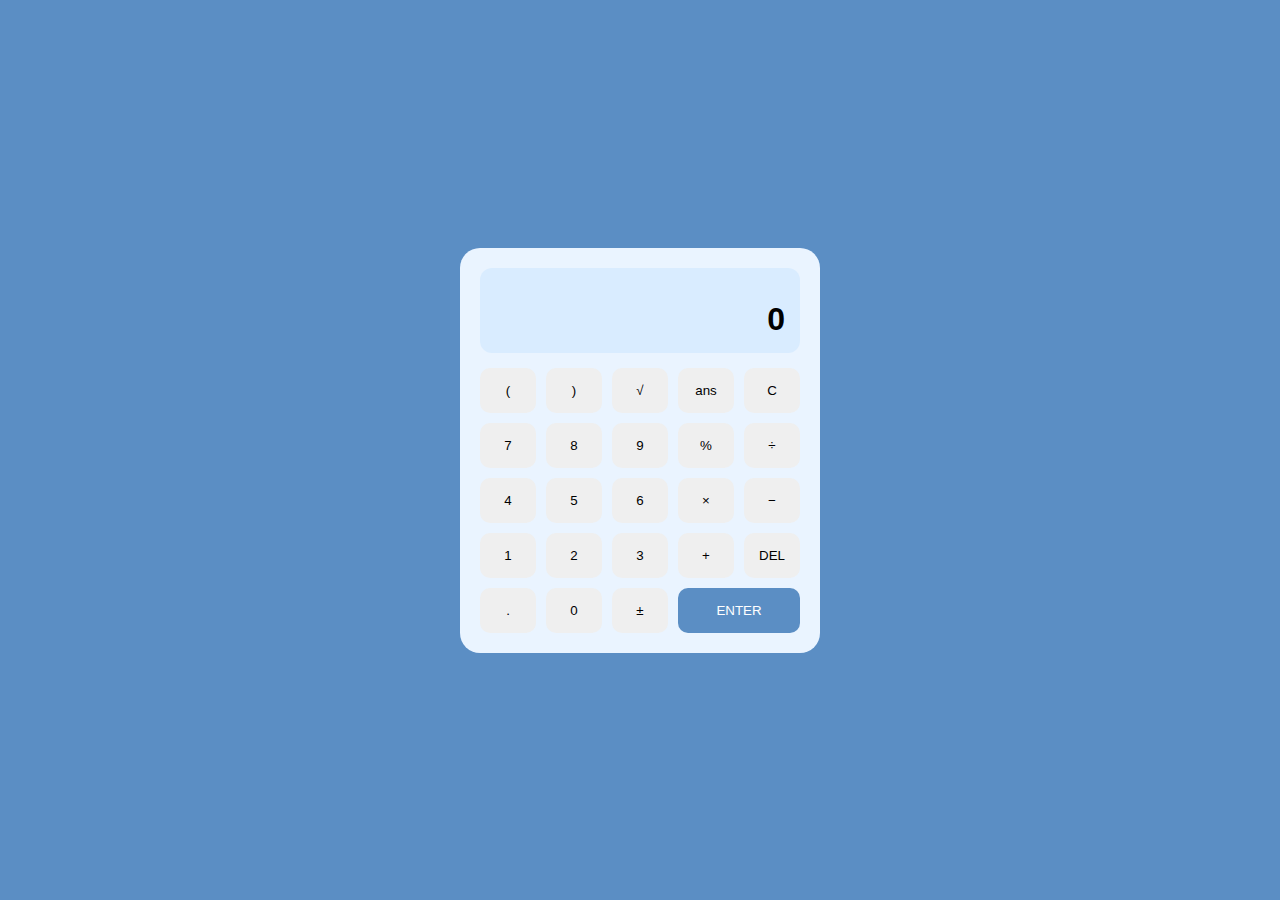
<file: Calculator/index.html>
<!DOCTYPE html>
<html lang="en">
<head>
  <meta charset="UTF-8">
  <title>Scientific Calculator</title>
  <meta name="viewport" content="width=device-width, initial-scale=1.0">
  <link rel="stylesheet" href="style.css">
</head>

<body>

<div class="calculator">

  <div class="display">
    <div id="expression" class="expression"></div>
    <div id="result" class="result">0</div>
  </div>

  <div class="buttons">
    <button onclick="append('(')">(</button>
    <button onclick="append(')')">)</button>
    <button onclick="append('Math.sqrt(')">√</button>
    <button onclick="useAns()">ans</button>
    <button class="clear" onclick="clearAll()">C</button>

    <button onclick="append('7')">7</button>
    <button onclick="append('8')">8</button>
    <button onclick="append('9')">9</button>
    <button onclick="append('%')" class="operator">%</button>
    <button onclick="append('/')" class="operator">÷</button>

    <button onclick="append('4')">4</button>
    <button onclick="append('5')">5</button>
    <button onclick="append('6')">6</button>
    <button onclick="append('*')" class="operator">×</button>
    <button onclick="append('-')" class="operator">−</button>

    <button onclick="append('1')">1</button>
    <button onclick="append('2')">2</button>
    <button onclick="append('3')">3</button>
    <button onclick="append('+')" class="operator">+</button>
    <button onclick="del()">DEL</button>

    <button onclick="append('.')">.</button>
    <button onclick="append('0')">0</button>
    <button onclick="toggleSign()">±</button>
    <button class="equal" onclick="calculate()">ENTER</button>
  </div>

</div>

<!-- ✅ SCRIPT MUST BE AT THE END -->
<script src="script.js"></script>
</body>
</html>
</file>
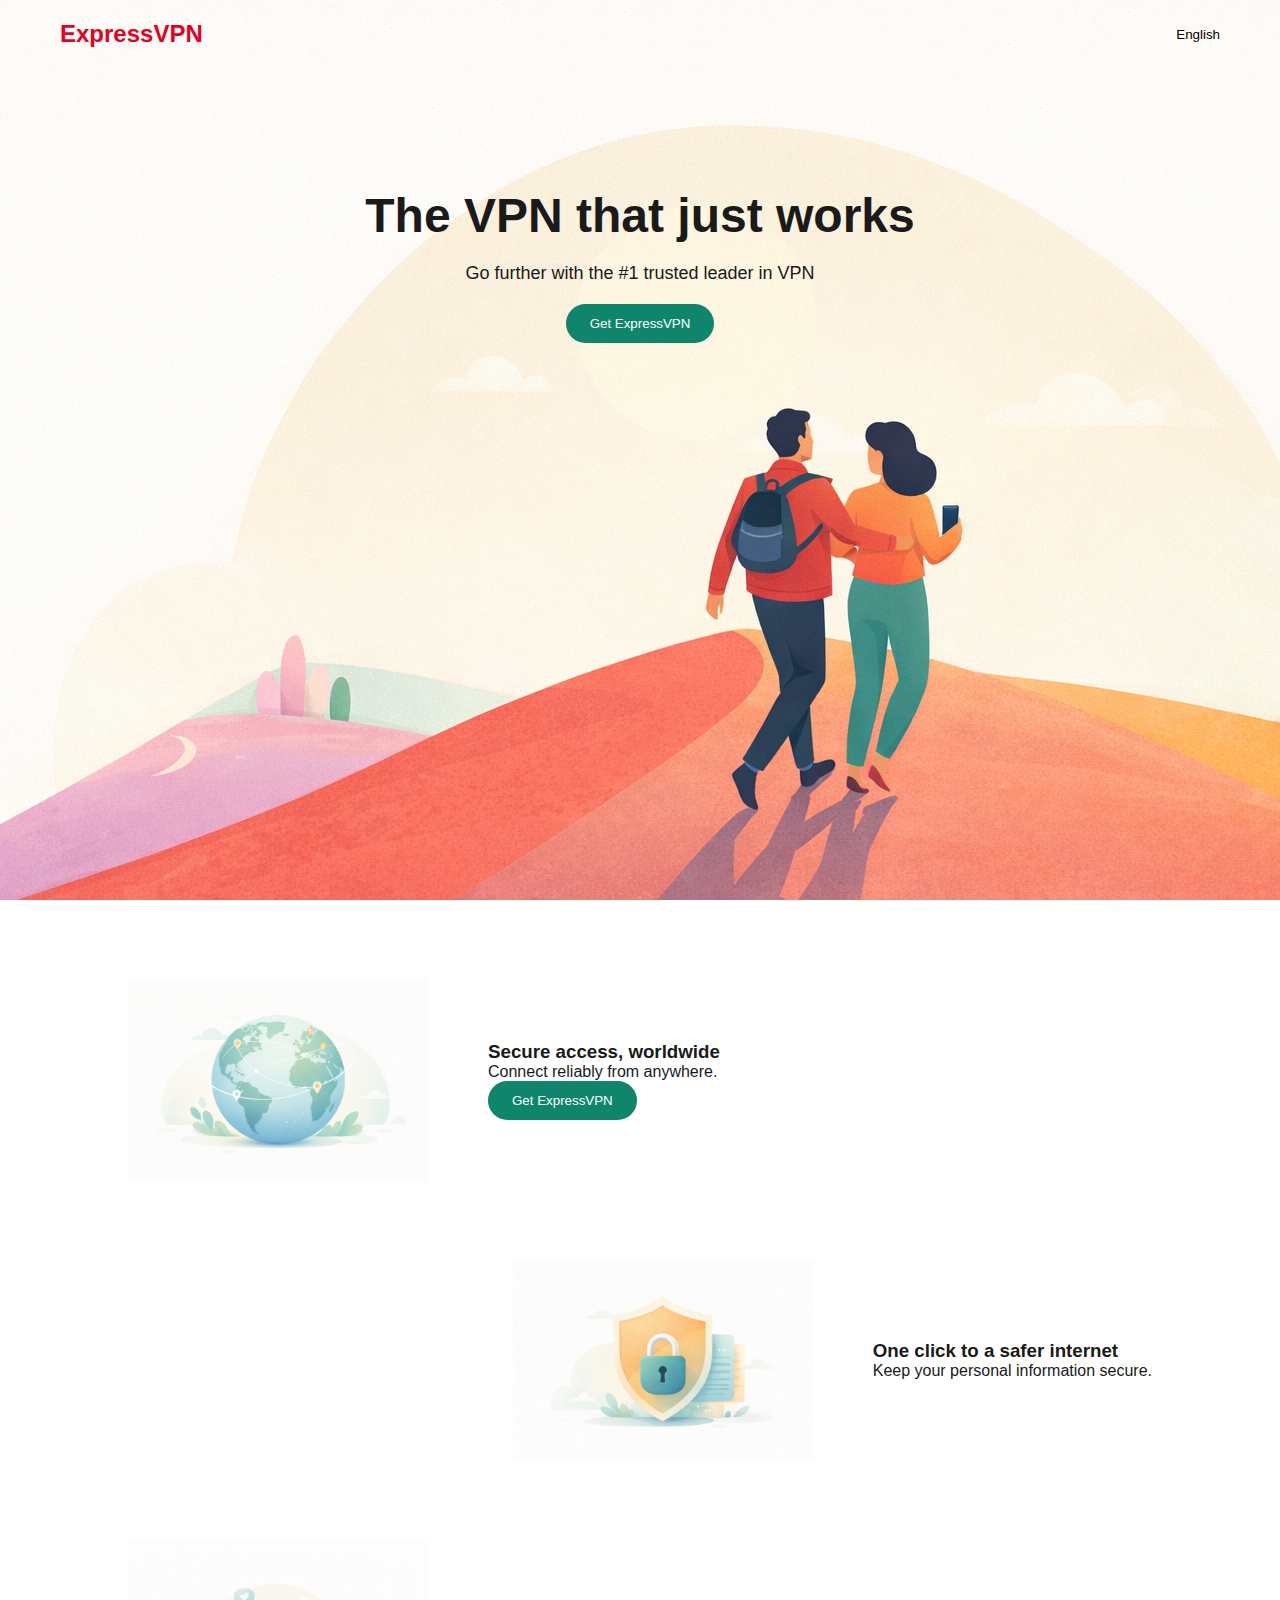
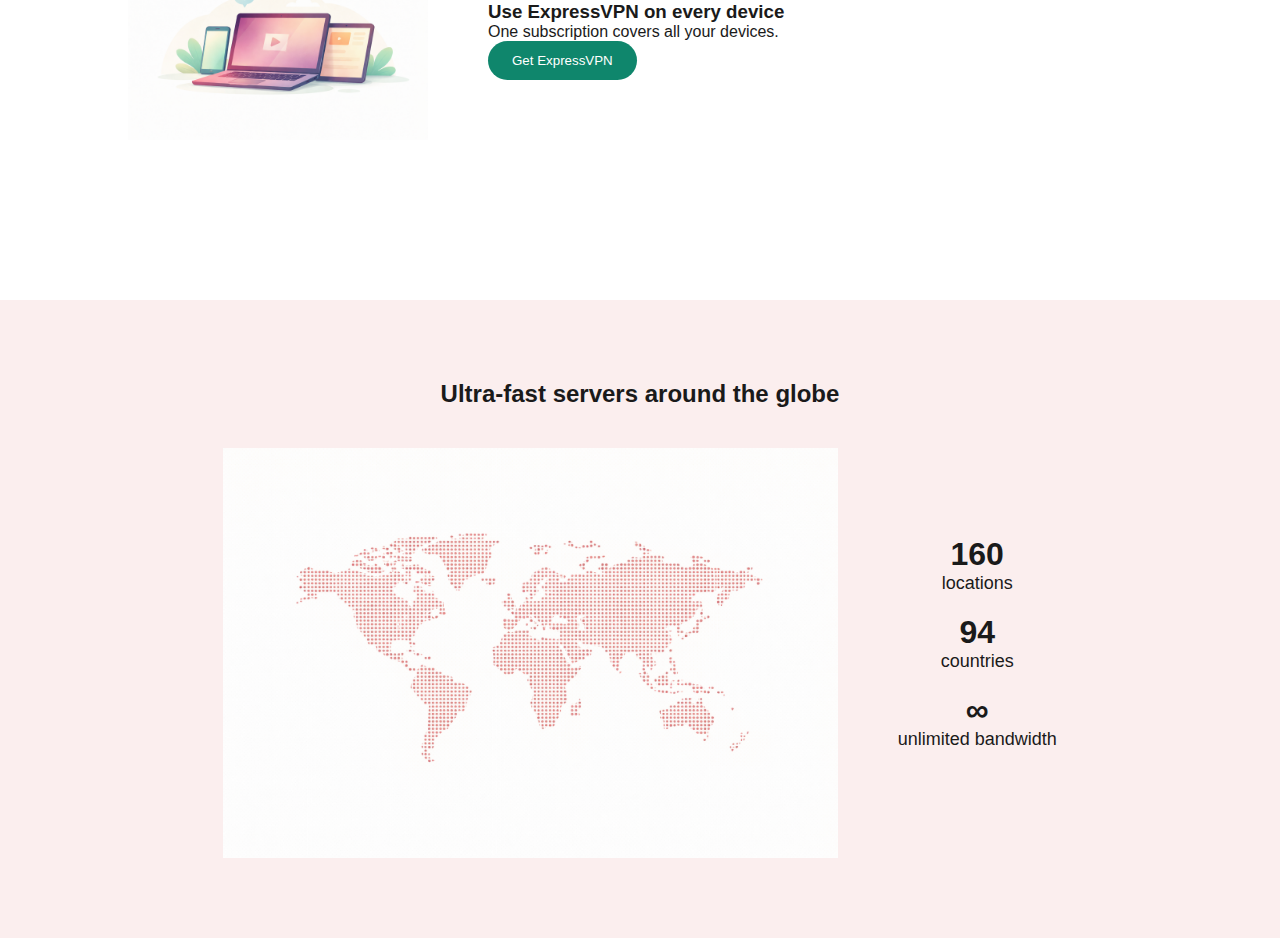
<file: Landing Page/index.html>
<!DOCTYPE html>
<html lang="en">
<head>
  <meta charset="UTF-8" />
  <meta name="viewport" content="width=device-width, initial-scale=1.0"/>
  <title>VPN Landing Page</title>
  <link rel="stylesheet" href="style.css" />
</head>
<body>

  <!-- HERO SECTION -->
  <section class="hero">
  <header class="navbar">
    <h2 class="logo">ExpressVPN</h2>
    <button class="lang-btn">English</button>
  </header>

  <div class="hero-content">
    <h1>The VPN that just works</h1>
    <p>Go further with the #1 trusted leader in VPN</p>
    <button class="btn-primary">Get ExpressVPN</button>
  </div>
</section>


  <!-- FEATURES -->
  <section class="features">
    <div class="feature">
      <img src="assets/globe.png">
      <div>
        <h3>Secure access, worldwide</h3>
        <p>Connect reliably from anywhere.</p>
        <button class="btn-primary">Get ExpressVPN</button>
      </div>
    </div>

    <div class="feature reverse">
      <div>
        <h3>One click to a safer internet</h3>
        <p>Keep your personal information secure.</p>
      </div>
      <img src="assets/lock.png">
    </div>

    <div class="feature">
      <img src="assets/devices.png">
      <div>
        <h3>Use ExpressVPN on every device</h3>
        <p>One subscription covers all your devices.</p>
        <button class="btn-primary">Get ExpressVPN</button>
      </div>
    </div>
  </section>

  <!-- MAP SECTION -->
  <section class="map-section">
    <h2>Ultra-fast servers around the globe</h2>

    <div class="map-container">
      <img src="assets/map.png" alt="world map">
      <div class="stats">
        <p><strong>160</strong><br>locations</p>
        <p><strong>94</strong><br>countries</p>
        <p><strong>∞</strong><br>unlimited bandwidth</p>
      </div>
    </div>
  </section>

</body>
</html>
</file>
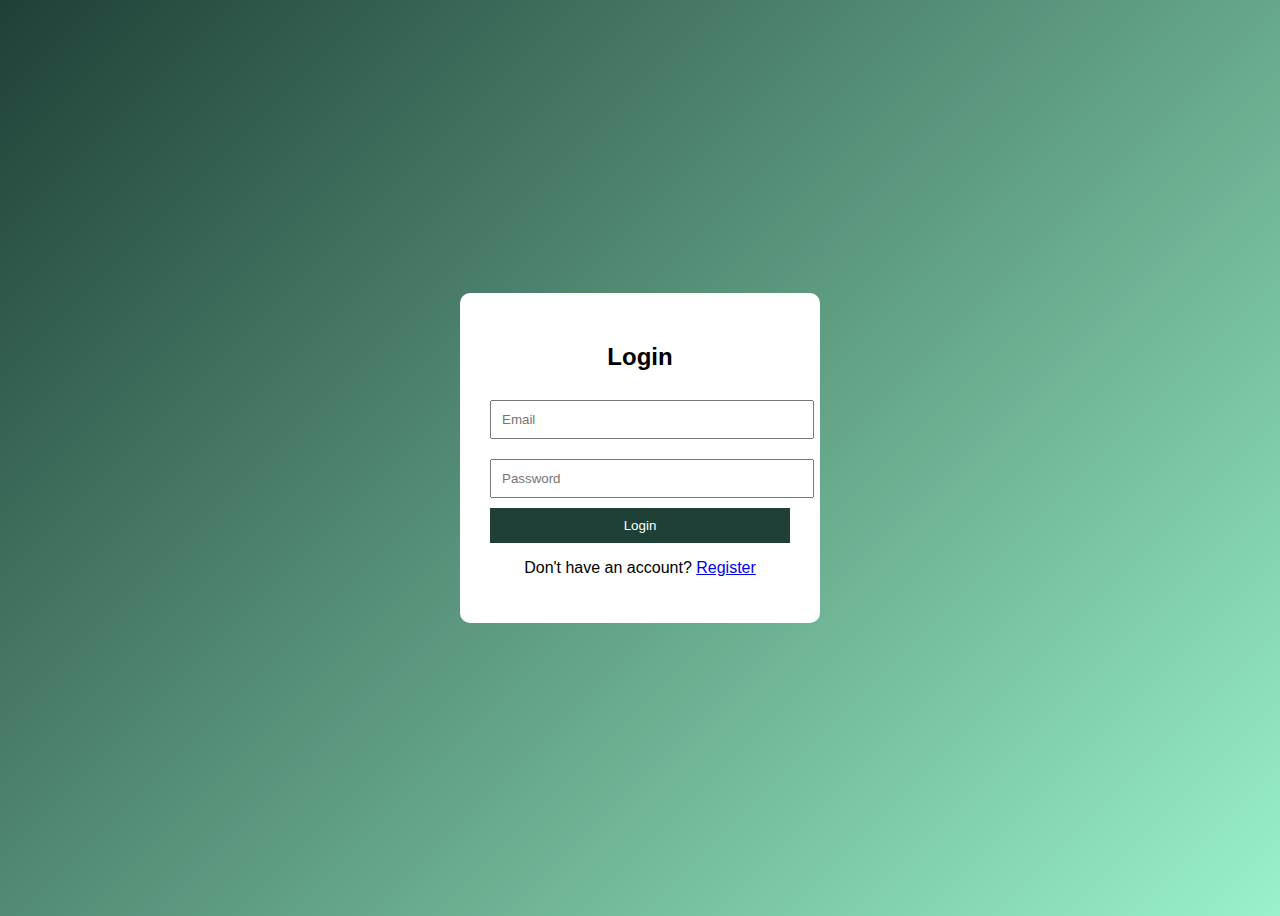
<file: login-auth/index.html>
<!DOCTYPE html>
<html>
<head>
  <title>Login</title>
  <link rel="stylesheet" href="style.css">
</head>
<body>

  <div class="container">
    <h2>Login</h2>
    <input type="email" id="loginEmail" placeholder="Email">
    <input type="password" id="loginPassword" placeholder="Password">
    <button onclick="login()">Login</button>
    <p>Don't have an account? <a href="register.html">Register</a></p>
  </div>

  <script src="script.js"></script>
</body>
</html>
</file>
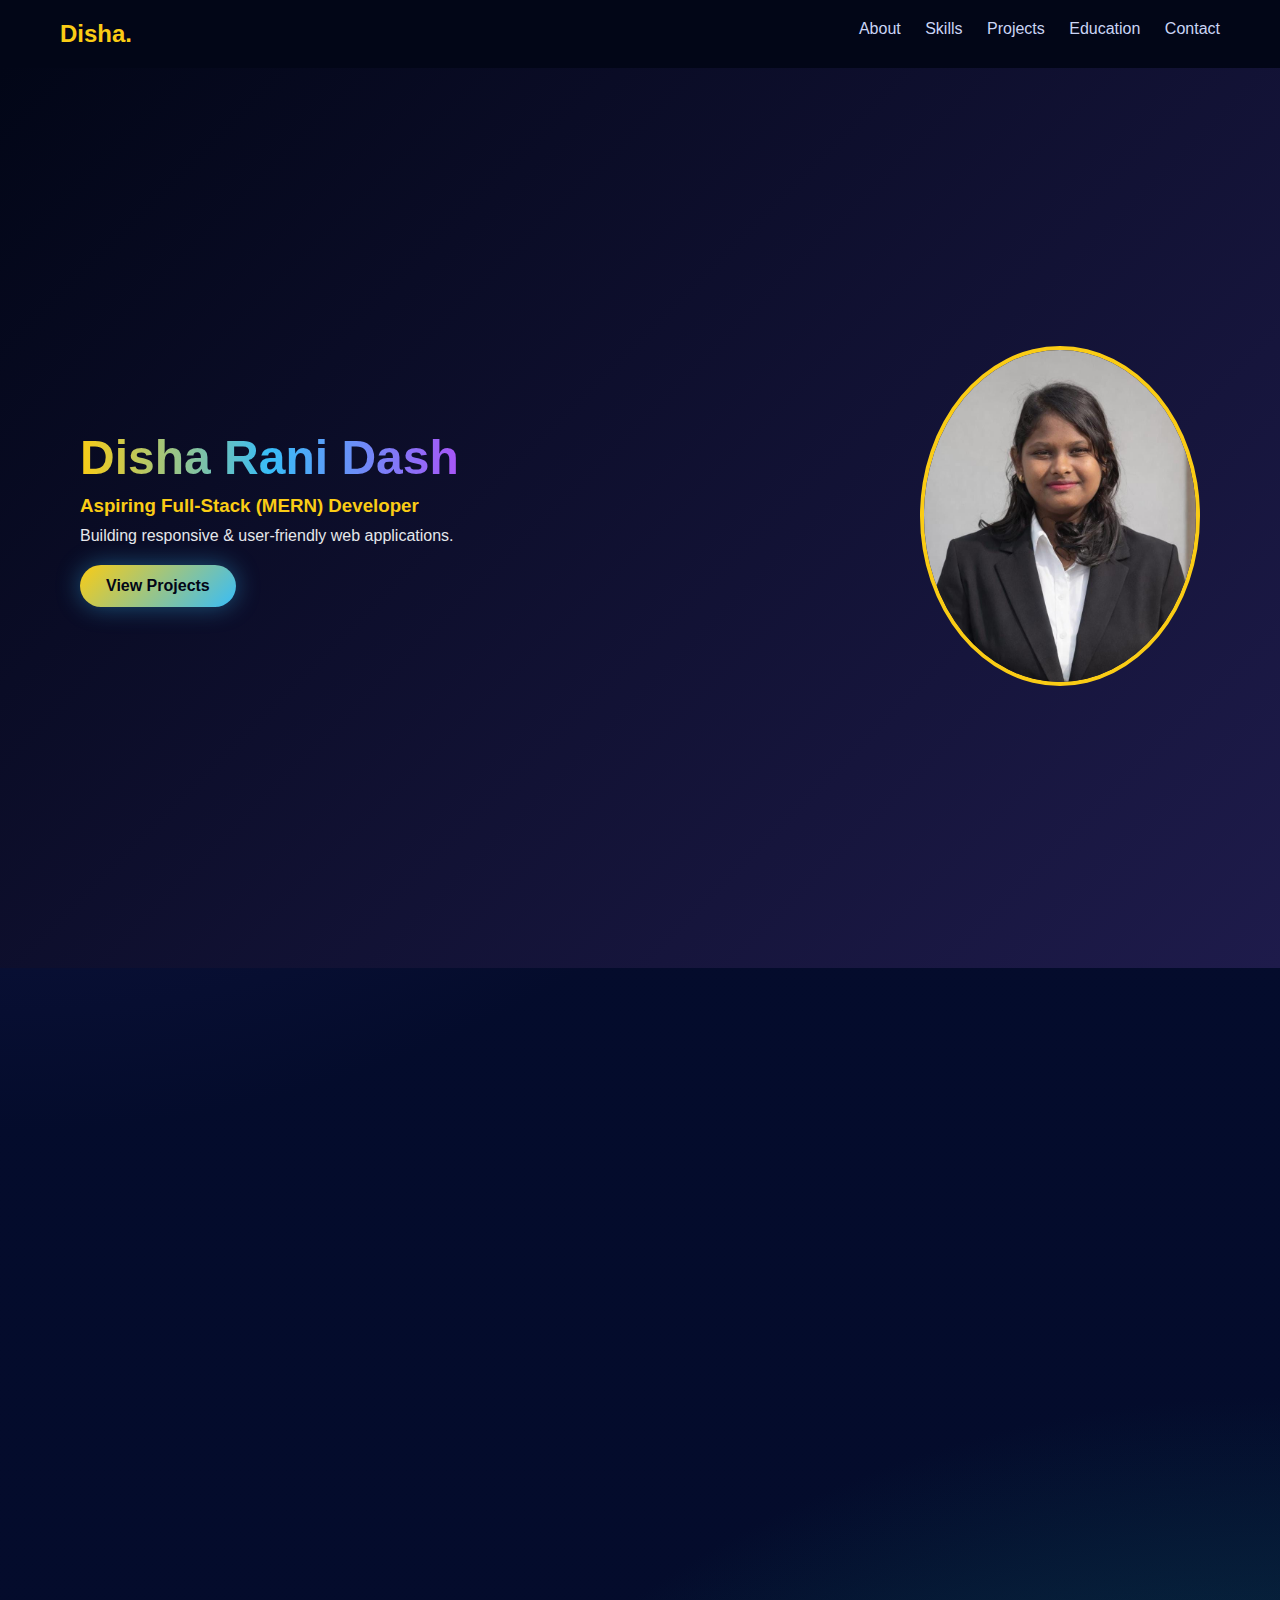
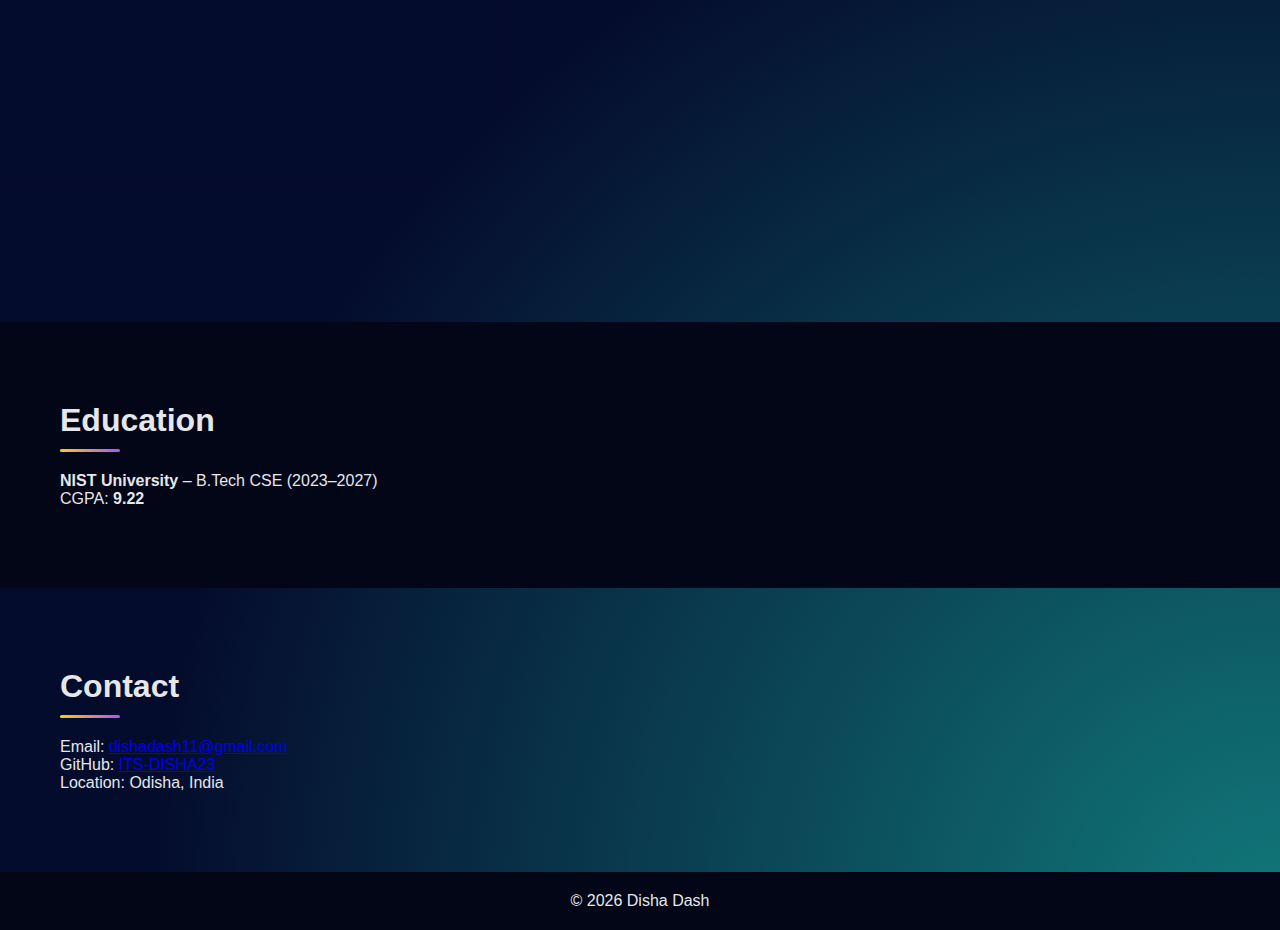
<file: Portfolio/index.html>
<!DOCTYPE html>
<html lang="en">
<head>
  <meta charset="UTF-8" />
  <meta name="viewport" content="width=device-width, initial-scale=1.0"/>
  <title>Disha Dash | Portfolio</title>
  <link rel="stylesheet" href="style.css" />
</head>
<body>

  <!-- NAVBAR -->
  <header class="navbar">
    <h2 class="logo">Disha.</h2>
    <nav>
      <a href="#about">About</a>
      <a href="#skills">Skills</a>
      <a href="#projects">Projects</a>
      <a href="#education">Education</a>
      <a href="#contact">Contact</a>
    </nav>
  </header>

  <!-- HERO -->
  <section class="hero">
  <div class="hero-text">
    <h1>Disha Rani Dash</h1>
    <h3>Aspiring Full-Stack (MERN) Developer</h3>
    <p>Building responsive & user-friendly web applications.</p>
    <a href="#projects" class="btn">View Projects</a>
  </div>

  <div class="hero-img">
    <img src="assets/profile.jpeg" alt="Disha Dash">
  </div>
</section>


  <!-- ABOUT -->
  <section id="about" class="section fade">
    <h2>About Me</h2>
    <p>
      Aspiring full-stack developer with strong foundations in HTML, CSS,
      JavaScript and React. Hands-on experience in backend using Node.js,
      MongoDB and REST APIs. Passionate about clean UI, problem-solving and
      continuous learning.
    </p>
  </section>

  <!-- SKILLS -->
  <section id="skills" class="section dark fade">
    <h2>Skills</h2>

    <div class="skills-grid">
      <div class="card">
        <h3>Frontend</h3>
        <p>HTML, CSS, JavaScript, React</p>
      </div>

      <div class="card">
        <h3>Backend</h3>
        <p>Node.js, Express.js, MongoDB, REST APIs, JWT</p>
      </div>

      <div class="card">
        <h3>Languages</h3>
        <p>C, C++, Java, Python, SQL</p>
      </div>
    </div>
  </section>

  <!-- PROJECTS -->
  <section id="projects" class="section fade">
  <h2>Projects</h2>

  <div class="projects-grid">

    <div class="project-card">
      <h3>Crop Prediction Model</h3>
      <p>ML-based web app predicting optimal crops.</p>
      <a href="https://crop-prediction-model-backend.onrender.com/" target="_blank">
        Live Project →
      </a>
    </div>

    <div class="project-card">
      <h3>Whack-a-Mole Game</h3>
      <p>Interactive game built with HTML, CSS & JS.</p>
      <a href="https://upper-red-4xggxxkrbr.edgeone.app/" target="_blank">
        Play Game →
      </a>
    </div>

    <div class="project-card">
      <h3>Recipe Finder App</h3>
      <p>Fetch API based recipe search app.</p>
      <a href="https://recipe-a5ctsebj1-its-disha23s-projects.vercel.app/" target="_blank">
        View App →
      </a>
    </div>

  </div>
</section>


  <!-- EDUCATION -->
  <section id="education" class="section dark">
    <h2>Education</h2>
    <p><strong>NIST University</strong> – B.Tech CSE (2023–2027)</p>
    <p>CGPA: <strong>9.22</strong></p>
  </section>

  <!-- CONTACT -->
  <section id="contact" class="section">
    <h2>Contact</h2>
    <p>Email: <a href="mailto:dishadash11@gmail.com">dishadash11@gmail.com</a></p>
    <p>GitHub: <a href="https://github.com/ITS-DISHA23" target="_blank">ITS-DISHA23</a></p>
    <p>Location: Odisha, India</p>
  </section>

  <footer>
    <p>© 2026 Disha Dash</p>
  </footer>

  <script src="script.js"></script>
</body>
</html>
</file>
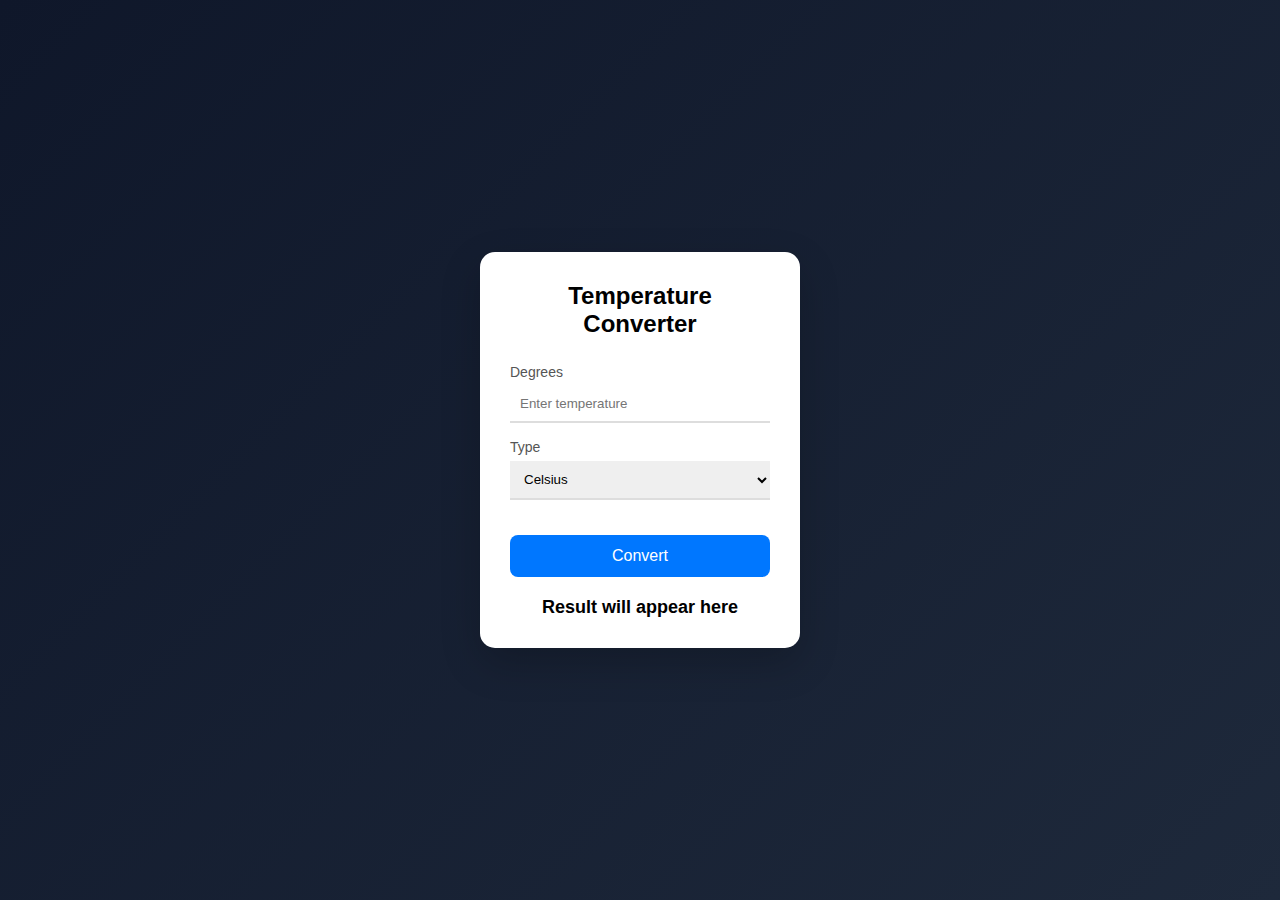
<file: Temperature Converter Website/index.html>
<!DOCTYPE html>
<html lang="en">
<head>
  <meta charset="UTF-8">
  <title>Temperature Converter</title>
  <meta name="viewport" content="width=device-width, initial-scale=1.0">
  <link rel="stylesheet" href="style.css">
</head>
<body>

  <div class="container">
    <h2>Temperature Converter</h2>

    <!-- INPUT -->
    <div class="field">
      <label>Degrees</label>
      <input type="number" id="tempInput" placeholder="Enter temperature">
    </div>

    <!-- TYPE -->
    <div class="field">
      <label>Type</label>
      <select id="tempType">
        <option value="celsius">Celsius</option>
        <option value="fahrenheit">Fahrenheit</option>
        <option value="kelvin">Kelvin</option>
      </select>
    </div>

    <!-- BUTTON -->
    <button onclick="convertTemp()">Convert</button>

    <!-- RESULT -->
    <div class="result" id="result">
      Result will appear here
    </div>
  </div>

  <script src="script.js"></script>
</body>
</html>
</file>
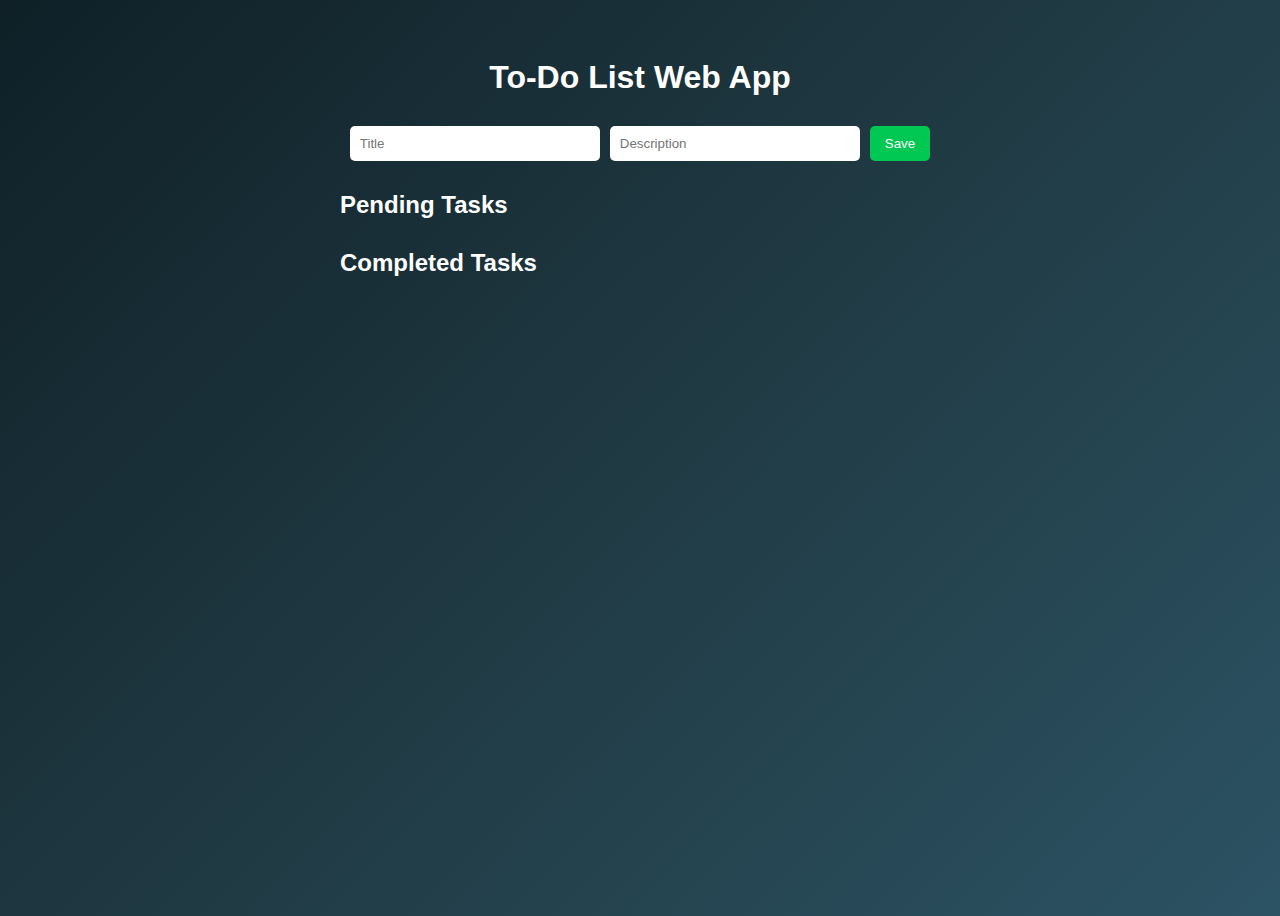
<file: to-do app/index.html>
<!DOCTYPE html>
<html lang="en">
<head>
  <meta charset="UTF-8">
  <title>To-Do List App</title>
  <meta name="viewport" content="width=device-width, initial-scale=1.0">
  <link rel="stylesheet" href="style.css">
</head>
<body>

  <h1>To-Do List Web App</h1>

  <!-- ADD TASK -->
  <div class="input-box">
    <input type="text" id="titleInput" placeholder="Title" />
<input type="text" id="descInput" placeholder="Description"></input>
<button onclick="addTask()">Save</button>
  </div>

  <!-- PENDING TASKS -->
  <section>
    <h2>Pending Tasks</h2>
    <ul id="pendingList"></ul>
  </section>

  <!-- COMPLETED TASKS -->
  <section>
    <h2>Completed Tasks</h2>
    <ul id="completedList"></ul>
  </section>

  <script src="script.js"></script>
</body>
</html>
</file>
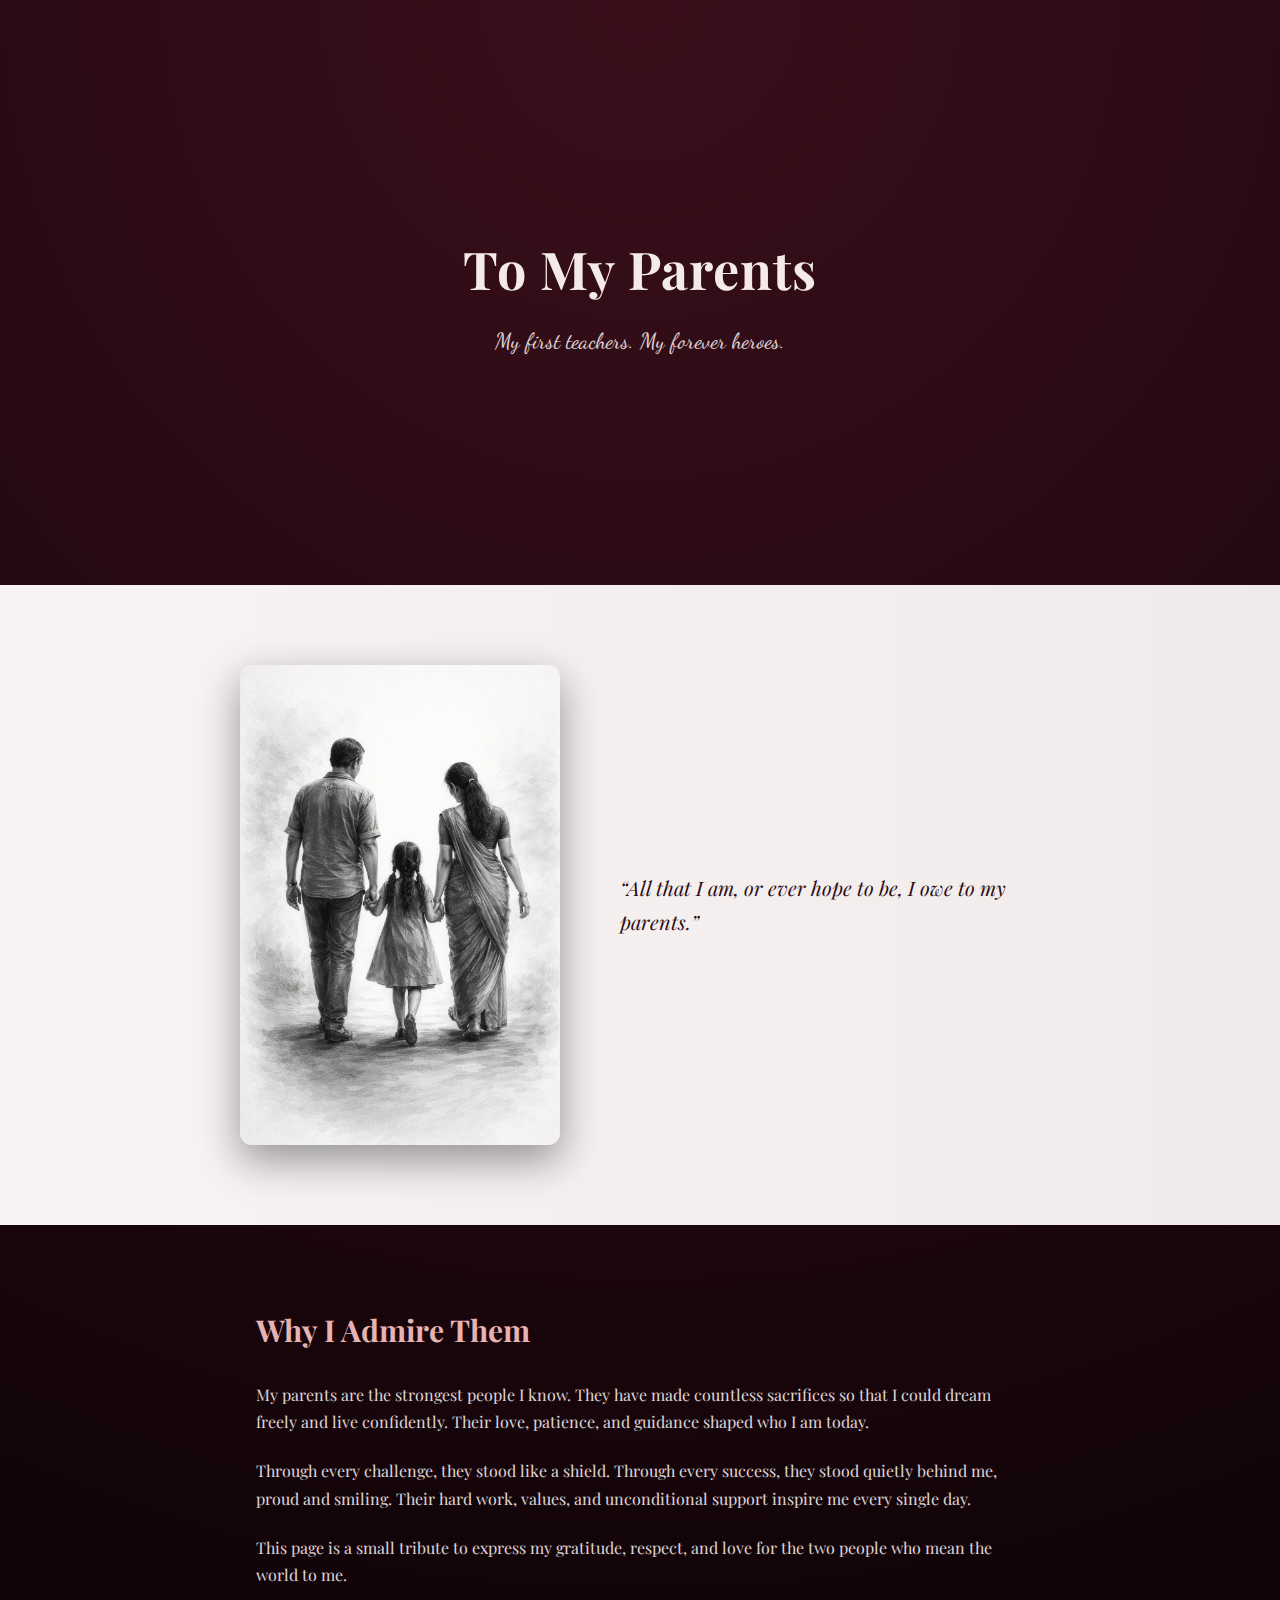
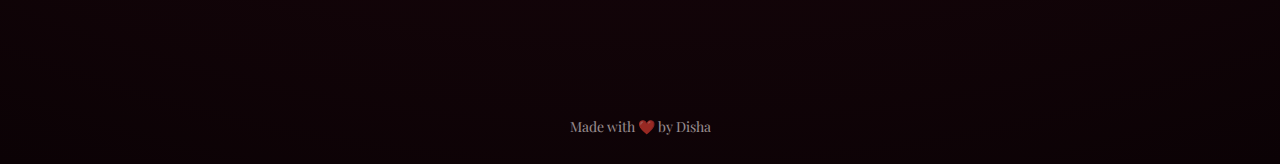
<file: Tribute Page/index.html>
<!DOCTYPE html>
<html lang="en">
<head>
  <meta charset="UTF-8">
  <title>Tribute to My Parents</title>
  <link rel="stylesheet" href="style.css">
</head>

<body>

  <!-- HERO SECTION -->
  <section class="hero">
    <h1>To My Parents</h1>
    <p class="subtitle">My first teachers. My forever heroes.</p>
  </section>

  <!-- IMAGE + QUOTE -->
  <section class="image-section">
    <img src="photo.png" alt="AI generated parents illustration">
    <blockquote>
      “All that I am, or ever hope to be, I owe to my parents.”
    </blockquote>
  </section>

  <!-- BIOGRAPHY -->
  <section class="content">
    <h2>Why I Admire Them</h2>
    <p>
      My parents are the strongest people I know. They have made countless
      sacrifices so that I could dream freely and live confidently. Their love,
      patience, and guidance shaped who I am today.
    </p>

    <p>
      Through every challenge, they stood like a shield. Through every success,
      they stood quietly behind me, proud and smiling. Their hard work, values,
      and unconditional support inspire me every single day.
    </p>

    <p>
      This page is a small tribute to express my gratitude, respect, and love for
      the two people who mean the world to me.
    </p>
  </section>

  <!-- FOOTER -->
  <footer>
    <p>Made with ❤️ by Disha</p>
  </footer>

</body>
</html>
</file>
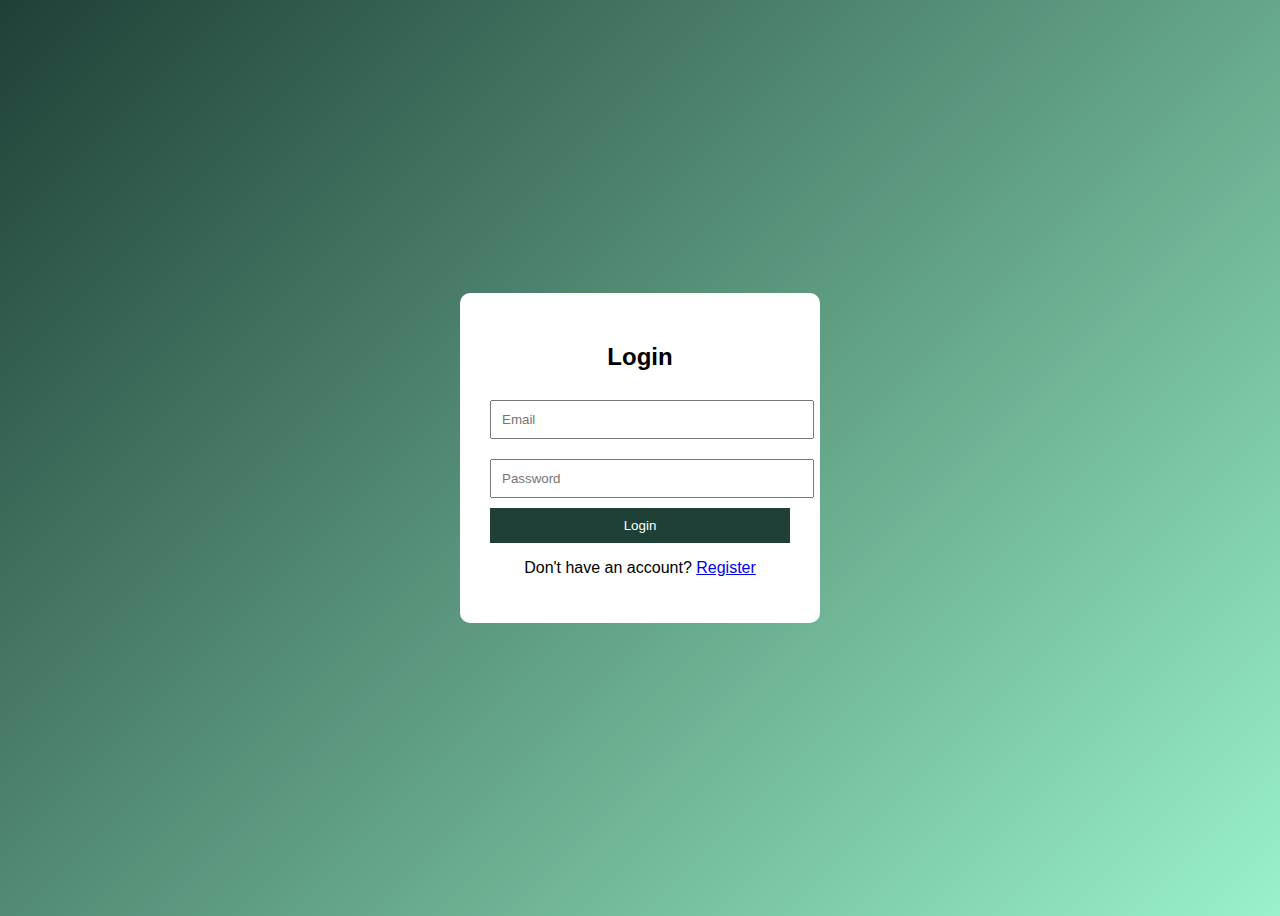
<file: login-auth/dashboard.html>
<!DOCTYPE html>
<html>
<head>
  <title>Dashboard</title>
  <link rel="stylesheet" href="style.css">
</head>
<body>

  <div class="container">
    <h2>Welcome to Dashboard 🎉</h2>
    <p>You are successfully logged in.</p>
    <button onclick="logout()">Logout</button>
  </div>

  <script src="script.js"></script>
</body>
</html>
</file>
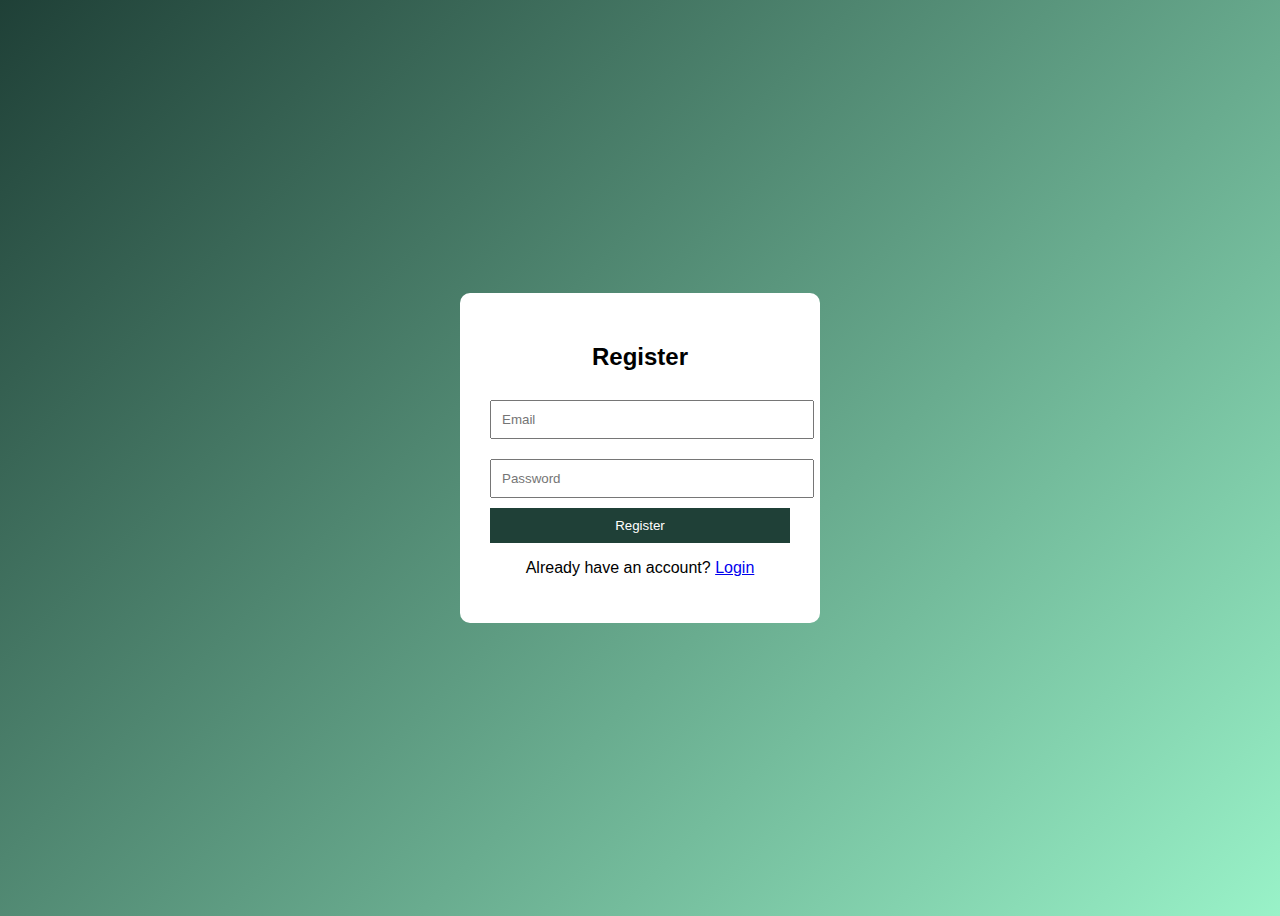
<file: login-auth/register.html>
<!DOCTYPE html>
<html>
<head>
  <title>Register</title>
  <link rel="stylesheet" href="style.css">
</head>
<body>

  <div class="container">
    <h2>Register</h2>
    <input type="email" id="registerEmail" placeholder="Email">
    <input type="password" id="registerPassword" placeholder="Password">
    <button onclick="register()">Register</button>
    <p>Already have an account? <a href="index.html">Login</a></p>
  </div>

  <script src="script.js"></script>
</body>
</html>
</file>
<file: Calculator/style.css>
body {
  background: #5b8ec4;
  display: flex;
  justify-content: center;
  align-items: center;
  height: 100vh;
  margin: 0;
  font-family: Arial, sans-serif;
}

.calculator {
  background: #eaf4ff;
  padding: 20px;
  border-radius: 20px;
  width: 320px;
}

.display {
  background: #d9ecff;
  padding: 15px;
  border-radius: 12px;
  text-align: right;
  margin-bottom: 15px;
}

.expression {
  font-size: 14px;
  color: #555;
  min-height: 18px;
}

.result {
  font-size: 32px;
  font-weight: bold;
}

.buttons {
  display: grid;
  grid-template-columns: repeat(5, 1fr);
  gap: 10px;
}

button {
  padding: 15px;
  border: none;
  border-radius: 10px;
  cursor: pointer;
}

.equal {
  grid-column: span 2;
  background: #5b8ec4;
  color: white;
}
</file>
<file: Landing Page/style.css>
* {
  margin: 0;
  padding: 0;
  box-sizing: border-box;
  font-family: Arial, sans-serif;
}

body {
  color: #1a1a1a;
}

/* HERO */
.hero {
  min-height: 100vh;
  background-color: #f6f1e7;
  background-image: url("assets/hero.png");
  background-repeat: no-repeat;
  /* background-position: center; */
  background-size: fit;
  text-align: center;
  position: relative;
}


.navbar {
  display: flex;
  justify-content: space-between;
  padding: 20px 60px;
}

.logo {
  color: #e60023;
}

.lang-btn {
  border: none;
  background: transparent;
  cursor: pointer;
}

.hero-content {
  padding-top: 120px;
}

.hero-content h1 {
  font-size: 48px;
}

.hero-content p {
  margin: 20px 0;
  font-size: 18px;
}

.hero {
  padding-bottom: 80px;
}

.btn-primary {
  background: #0f866c;
  color: white;
  padding: 12px 24px;
  border: none;
  border-radius: 25px;
  cursor: pointer;
}

.hero-image {
  width: 80%;
  max-width: 900px;
  margin-top: 40px;
}

/* FEATURES */
.features {
  padding: 80px 10%;
}

.feature {
  display: flex;
  align-items: center;
  gap: 60px;
  margin-bottom: 80px;
}

.feature img {
  width: 300px;
}

.feature.reverse {
  flex-direction: row-reverse;
}

/* MAP */
.map-section {
  background: #fbeeee;
  padding: 80px 10%;
  text-align: center;
}

.map-container {
  display: flex;
  align-items: center;
  justify-content: center;
  gap: 60px;
  margin-top: 40px;
}

.map-container img {
  width: 60%;
}

.stats p {
  font-size: 18px;
  margin-bottom: 20px;
}

.stats strong {
  font-size: 32px;
}
</file>
<file: login-auth/style.css>
body {
  background: linear-gradient(135deg, #1f4037, #99f2c8);
  font-family: Arial, sans-serif;
  display: flex;
  justify-content: center;
  align-items: center;
  height: 100vh;
}

.container {
  background: white;
  padding: 30px;
  border-radius: 10px;
  width: 300px;
  text-align: center;
}

input {
  width: 100%;
  padding: 10px;
  margin: 10px 0;
}

button {
  padding: 10px;
  width: 100%;
  background: #1f4037;
  color: white;
  border: none;
  cursor: pointer;
}
</file>
<file: Portfolio/style.css>
* {
  margin: 0;
  padding: 0;
  box-sizing: border-box;
  font-family: "Segoe UI", sans-serif;
}

body {
  background: radial-gradient(
      circle at top left,
      #1e1b4b,
      #020617 40%
    ),
    radial-gradient(
      circle at bottom right,
      #0f766e,
      #020617 40%
    );
  background-blend-mode: screen;
  color: #e5e7eb;
}


/* NAV */
.navbar {
  display: flex;
  justify-content: space-between;
  padding: 20px 60px;
  background: #020617;
  position: sticky;
  top: 0;
}

.navbar a {
  color: #cbd5f5;
  margin-left: 20px;
  text-decoration: none;
}

.logo {
  color: #facc15;
}

/* HERO */
.hero {
  min-height: 100vh;
  display: flex;
  align-items: center;
  justify-content: space-between;
  padding: 0 80px;

  background: linear-gradient(
    135deg,
    #020617,
    #1e1b4b,
    #020617
  );
}


.hero-text h1 {
  font-size: 3rem;
}

.hero-text h3 {
  color: #facc15;
  margin: 10px 0;
}

.btn {
  display: inline-block;
  margin-top: 20px;
  padding: 12px 26px;
  border-radius: 30px;
  text-decoration: none;
  color: #020617;
  font-weight: 600;

  background: linear-gradient(135deg, #facc15, #38bdf8);
  box-shadow: 0 0 25px rgba(56, 189, 248, 0.4);
  transition: all 0.3s ease;
}

.btn:hover {
  transform: translateY(-3px);
  box-shadow: 0 0 40px rgba(250, 204, 21, 0.6);
}


/* SECTIONS */
.section {
  padding: 80px 60px;
}

.section h2 {
  margin-bottom: 20px;
  font-size: 2rem;
}
.section h2::after {
  content: "";
  display: block;
  width: 60px;
  height: 3px;
  margin-top: 10px;
  background: linear-gradient(90deg, #facc15, #a855f7);
  border-radius: 5px;
}


.dark {
  background: #020617;
}

/* CARDS */
.skills-grid,
.projects-grid {
  display: grid;
  grid-template-columns: repeat(auto-fit, minmax(250px, 1fr));
  gap: 20px;
}

.card,
.project-card {
  background: linear-gradient(
    145deg,
    rgba(255,255,255,0.06),
    rgba(255,255,255,0.02)
  );
  backdrop-filter: blur(10px);
  border-radius: 16px;
  padding: 24px;
  border: 1px solid rgba(255,255,255,0.08);
  transition: all 0.4s ease;
}
.card:hover,
.project-card:hover {
  transform: translateY(-10px) scale(1.02);
  box-shadow: 0 20px 40px rgba(168, 85, 247, 0.25);
}


/* FOOTER */
footer {
  text-align: center;
  padding: 20px;
  background: #020617;
}


.hero-img img {
  width: 280px;
  border-radius: 50%;
  border: 4px solid #facc15;
  animation: float 4s ease-in-out infinite;
}
.project-card a {
  display: inline-block;
  margin-top: 10px;
  color: #facc15;
  text-decoration: none;
}
.project-card a:hover {
  text-decoration: underline;
}
/* Fade animation */
.fade {
  opacity: 0;
  transform: translateY(30px);
  transition: all 0.8s ease;
}

.fade.show {
  opacity: 1;
  transform: translateY(0);
}

/* Card hover */
.project-card a {
  display: inline-block;
  margin-top: 12px;
  color: #38bdf8;
  text-decoration: none;
  font-weight: 500;
  transition: color 0.3s ease;
}

.project-card a:hover {
  color: #facc15;
}


/* Floating profile */
@keyframes float {
  0% { transform: translateY(0); }
  50% { transform: translateY(-12px); }
  100% { transform: translateY(0); }
}
.hero-text h1 {
  font-size: 3rem;
  background: linear-gradient(90deg, #facc15, #38bdf8, #a855f7);
  -webkit-background-clip: text;
  -webkit-text-fill-color: transparent;
}
@keyframes gradientMove {
  0% { background-position: 0% 50%; }
  50% { background-position: 100% 50%; }
  100% { background-position: 0% 50%; }
}

.hero {
  background-size: 200% 200%;
  animation: gradientMove 12s ease infinite;
}
</file>
<file: Temperature Converter Website/style.css>
* {
  margin: 0;
  padding: 0;
  box-sizing: border-box;
  font-family: Arial, sans-serif;
}

body {
  min-height: 100vh;
  display: flex;
  justify-content: center;
  align-items: center;
  background: linear-gradient(135deg, #0f172a, #1e293b);
}

.container {
  background: #ffffff;
  padding: 30px;
  border-radius: 15px;
  width: 320px;
  box-shadow: 0 15px 40px rgba(0,0,0,0.2);
}

h2 {
  text-align: center;
  margin-bottom: 25px;
}

.field {
  margin-bottom: 15px;
}

label {
  font-size: 14px;
  color: #555;
}

input, select {
  width: 100%;
  padding: 10px;
  margin-top: 5px;
  border: none;
  border-bottom: 2px solid #ddd;
  outline: none;
}

button {
  width: 100%;
  padding: 12px;
  margin-top: 20px;
  background: #0077ff;
  color: white;
  border: none;
  border-radius: 8px;
  font-size: 16px;
  cursor: pointer;
}

button:hover {
  background: #005ce6;
}

.result {
  margin-top: 20px;
  text-align: center;
  font-size: 18px;
  font-weight: bold;
}
</file>
<file: to-do app/style.css>
* {
  box-sizing: border-box;
  font-family: Arial, sans-serif;
}

body {
  background: linear-gradient(135deg, #0f2027, #203a43, #2c5364);
  color: white;
  min-height: 100vh;
  padding: 30px;
}

h1 {
  text-align: center;
  margin-bottom: 30px;
}

.input-box {
  display: flex;
  justify-content: center;
  gap: 10px;
  margin-bottom: 30px;
}

input {
  padding: 10px;
  width: 250px;
  border-radius: 5px;
  border: none;
}

button {
  padding: 10px 15px;
  border: none;
  border-radius: 5px;
  background: #00c853;
  color: white;
  cursor: pointer;
}

button:hover {
  opacity: 0.9;
}

section {
  max-width: 600px;
  margin: 0 auto 30px;
}

ul {
  list-style: none;
  padding: 0;
}

li {
  background: rgba(255,255,255,0.1);
  padding: 12px;
  margin-bottom: 10px;
  border-radius: 5px;
  display: flex;
  justify-content: space-between;
  align-items: center;
}

.task-info {
  font-size: 14px;
  opacity: 0.8;
}

.actions button {
  margin-left: 5px;
  background: #ff5252;
}

.actions .complete {
  background: #2196f3;
}
.task-card {
  background: #ffffff;
  padding: 15px;
  margin: 10px 0;
  border-radius: 6px;
  display: flex;
  justify-content: space-between;
  align-items: center;
}

.task-card h3 {
  margin: 0;
}

.task-card p {
  margin: 5px 0;
  color: #555;
}

.actions button {
  margin-left: 5px;
  cursor: pointer;
}
.time {
  display: block;
  margin-top: 6px;
  font-size: 12px;
  color: #777;
}
.task-title {
  font-size: 18px;
  font-weight: 600;
  margin-bottom: 4px;
  color:black
}

.task-desc {
  color: #444;
  margin-bottom: 6px;
}

.task-time {
  font-size: 12px;
  color: #777;
}
</file>
<file: Tribute Page/style.css>
@import url('https://fonts.googleapis.com/css2?family=Playfair+Display:wght@400;600&family=Dancing+Script:wght@500&display=swap');

* {
  margin: 0;
  padding: 0;
  box-sizing: border-box;
}

body {
  background: radial-gradient(circle at top, #3a0f1b, #0b0205);
  color: #f5eaea;
  font-family: 'Playfair Display', serif;
  line-height: 1.7;
}

/* HERO */
.hero {
  height: 65vh;
  display: flex;
  flex-direction: column;
  justify-content: center;
  align-items: center;
  text-align: center;
  animation: fadeIn 2s ease;
}

.hero h1 {
  font-size: 52px;
  letter-spacing: 1px;
}

.subtitle {
  font-family: 'Dancing Script', cursive;
  font-size: 22px;
  opacity: 0.9;
  margin-top: 10px;
}

/* IMAGE SECTION */
.image-section {
  background: linear-gradient(to right, #f8f4f4, #f1eaea);
  color: #2b0c12;
  display: flex;
  align-items: center;
  justify-content: center;
  gap: 60px;
  padding: 80px 10%;
  flex-wrap: wrap;
}

.image-section img {
  max-width: 320px;
  border-radius: 12px;
  box-shadow: 0 15px 40px rgba(0,0,0,0.4);
  animation: fadeUp 2s ease;
}

blockquote {
  max-width: 420px;
  font-size: 20px;
  font-style: italic;
  animation: fadeUp 2.4s ease;
}

/* CONTENT */
.content {
  padding: 80px 20%;
  animation: fadeIn 2.5s ease;
}

.content h2 {
  font-size: 30px;
  margin-bottom: 25px;
  color: #e6b3b3;
}

.content p {
  margin-bottom: 22px;
  opacity: 0.9;
}

/* FOOTER */
footer {
  text-align: center;
  padding: 25px;
  font-size: 14px;
  opacity: 0.6;
}

/* ANIMATIONS */
@keyframes fadeIn {
  from {
    opacity: 0;
    transform: translateY(10px);
  }
  to {
    opacity: 1;
    transform: translateY(0);
  }
}

@keyframes fadeUp {
  from {
    opacity: 0;
    transform: translateY(30px);
  }
  to {
    opacity: 1;
    transform: translateY(0);
  }
}

/* RESPONSIVE */
@media (max-width: 768px) {
  .content {
    padding: 60px 10%;
  }

  .hero h1 {
    font-size: 40px;
  }
}
</file>
